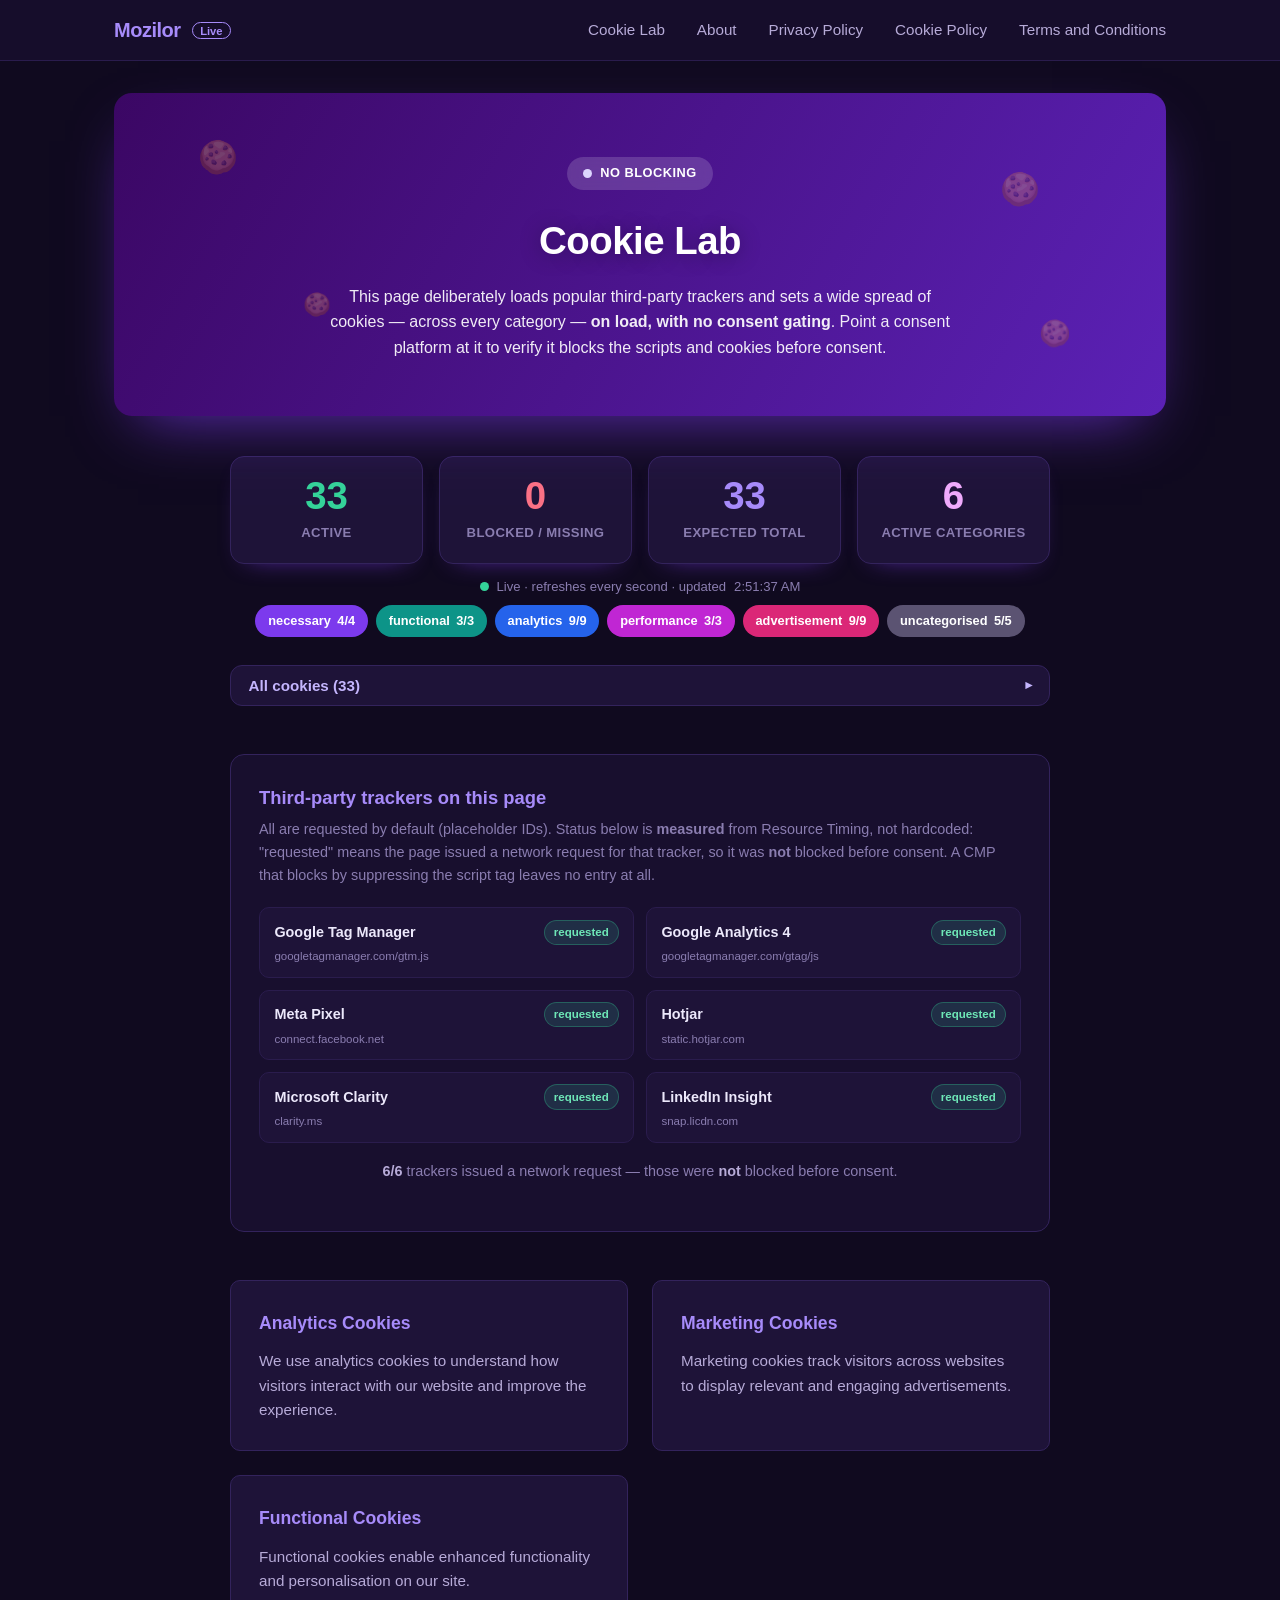
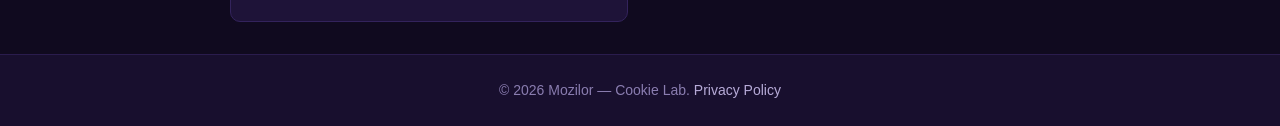
<file: index.html>
<!DOCTYPE html>
<html lang="en">
<head>
  <meta charset="UTF-8" />
  <meta name="viewport" content="width=device-width, initial-scale=1.0" />
  <title>Cookie Lab — Mozilor Live</title>
  <link rel="stylesheet" href="css/style.css" />
<!-- Start cookieyes banner -->
<script id="cookieyes" type="text/javascript" src="https://cdn-cookieyes.com/client_data/2a580c28b7926400613c8dfd31c73acf/script.js"></script>
<!-- End cookieyes banner -->
  <!-- ============================================================
       COOKIE LAB — deliberately cookie- & script-heavy test page.
       Everything here runs BY DEFAULT with NO consent gating, so a
       CMP (e.g. CookieYes) can be layered on top to verify it blocks
       these scripts/cookies before consent. Do NOT add type="text/plain"
       or data-cookieyes here — that would pre-block and defeat the test.
       ============================================================ -->

  <!-- 1) First-party cookies across every category, set synchronously on load. -->
  <script>
    (function () {
      var exp = new Date(Date.now() + 365 * 864e5).toUTCString();
      // name -> CookieYes category (for the live readout below)
      var jar = {
        // Necessary
        'PHPSESSID': 'necessary',
        'csrftoken': 'necessary',
        'XSRF-TOKEN': 'necessary',
        'wordpress_test_cookie': 'necessary',
        // Functional
        'yt-remote-device-id': 'functional',
        'yt-remote-connected-devices': 'functional',
        'wp-wpml_current_language': 'functional',
        // Analytics
        '_ga': 'analytics',
        '_gid': 'analytics',
        '_ga_QSV2L7QZRD': 'analytics',
        '__utma': 'analytics',
        '__utmb': 'analytics',
        '__utmz': 'analytics',
        '_hjSessionUser_1234567': 'analytics',
        '_clck': 'analytics',
        '_clsk': 'analytics',
        // Performance
        '_gat': 'performance',
        '_gat_gtag_UA_000000_1': 'performance',
        'AMP_TOKEN': 'performance',
        // Advertisement
        '_fbp': 'advertisement',
        'fr': 'advertisement',
        '_gcl_au': 'advertisement',
        'IDE': 'advertisement',
        'test_cookie': 'advertisement',
        'MUID': 'advertisement',
        '_ttp': 'advertisement',
        'personalization_id': 'advertisement',
        '_scid': 'advertisement',
        // Uncategorised (invented names, not in any dictionary)
        'qa_uncat_alpha': 'uncategorised',
        'qa_uncat_beta': 'uncategorised',
        'qa_uncat_gamma': 'uncategorised',
        'qa_custom_widget': 'uncategorised',
        'qa_session_flag': 'uncategorised'
      };
      var i = 0;
      for (var name in jar) {
        document.cookie = name + '=qa_test_' + (i++) + '; expires=' + exp + '; path=/; SameSite=Lax';
      }
      window.__cookieCats = jar; // used by the cosmetic readout at the bottom
    })();
  </script>

  <!-- 2) Real third-party trackers, loaded BY DEFAULT (placeholder IDs).
       These are recognisable script URLs that a CMP is expected to auto-block.
       With dummy IDs they no-op functionally but still fire the network
       requests and set their own cookies, which is what we want to test. -->

  <!-- Google Tag Manager -->
  <script>
    (function (w, d, s, l, i) {
      w[l] = w[l] || []; w[l].push({ 'gtm.start': 0, event: 'gtm.js' });
      var f = d.getElementsByTagName(s)[0], j = d.createElement(s);
      j.async = true; j.src = 'https://www.googletagmanager.com/gtm.js?id=' + i;
      f.parentNode.insertBefore(j, f);
    })(window, document, 'script', 'dataLayer', 'GTM-TEST000');
  </script>

  <!-- Google Analytics 4 (gtag.js) -->
  <script async src="https://www.googletagmanager.com/gtag/js?id=G-TEST0000000"></script>
  <script>
    window.dataLayer = window.dataLayer || [];
    function gtag() { dataLayer.push(arguments); }
    gtag('js', new Date());
    gtag('config', 'G-TEST0000000');
  </script>

  <!-- Meta (Facebook) Pixel -->
  <script>
    !function (f, b, e, v, n, t, s) {
      if (f.fbq) return; n = f.fbq = function () {
        n.callMethod ? n.callMethod.apply(n, arguments) : n.queue.push(arguments);
      };
      if (!f._fbq) f._fbq = n; n.push = n; n.loaded = !0; n.version = '2.0';
      n.queue = []; t = b.createElement(e); t.async = !0;
      t.src = v; s = b.getElementsByTagName(e)[0]; s.parentNode.insertBefore(t, s);
    }(window, document, 'script', 'https://connect.facebook.net/en_US/fbevents.js');
    fbq('init', '000000000000000');
    fbq('track', 'PageView');
  </script>

  <!-- Hotjar -->
  <script>
    (function (h, o, t, j, a, r) {
      h.hj = h.hj || function () { (h.hj.q = h.hj.q || []).push(arguments); };
      h._hjSettings = { hjid: 1234567, hjsv: 6 };
      a = o.getElementsByTagName('head')[0];
      r = o.createElement('script'); r.async = 1;
      r.src = t + h._hjSettings.hjid + j + h._hjSettings.hjsv;
      a.appendChild(r);
    })(window, document, 'https://static.hotjar.com/c/hotjar-', '.js?sv=');
  </script>

  <!-- Microsoft Clarity -->
  <script>
    (function (c, l, a, r, i, t, y) {
      c[a] = c[a] || function () { (c[a].q = c[a].q || []).push(arguments); };
      t = l.createElement(r); t.async = 1;
      t.src = 'https://www.clarity.ms/tag/' + i;
      y = l.getElementsByTagName(r)[0]; y.parentNode.insertBefore(t, y);
    })(window, document, 'clarity', 'script', 'test00000');
  </script>

  <!-- LinkedIn Insight Tag -->
  <script>
    _linkedin_partner_id = '0000000';
    window._linkedin_data_partner_ids = window._linkedin_data_partner_ids || [];
    window._linkedin_data_partner_ids.push(_linkedin_partner_id);
  </script>
  <script async src="https://snap.licdn.com/li.lms-analytics/insight.min.js"></script>

  <!-- Flashy, page-scoped styling. Purely cosmetic. Deep violet theme. -->
  <style>
    .fixture-hero {
      position: relative;
      overflow: hidden;
      border-radius: 18px;
      padding: 4rem 1.5rem 3.5rem;
      text-align: center;
      color: #fff;
      background: linear-gradient(120deg, #3b0764, #5b21b6, #7c3aed, #a855f7);
      background-size: 300% 300%;
      animation: gradientShift 12s ease infinite;
      box-shadow: 0 24px 60px -24px rgba(124, 58, 237, 0.75);
    }
    @keyframes gradientShift {
      0%   { background-position: 0% 50%; }
      50%  { background-position: 100% 50%; }
      100% { background-position: 0% 50%; }
    }
    .fixture-hero h1 {
      color: #fff;
      font-size: 2.4rem;
      letter-spacing: -0.5px;
      margin-bottom: 0.75rem;
      text-shadow: 0 2px 20px rgba(0, 0, 0, 0.35);
    }
    .fixture-hero p {
      color: rgba(255, 255, 255, 0.92);
      max-width: 620px;
      margin: 0 auto;
    }
    .badge {
      display: inline-flex;
      align-items: center;
      gap: 0.5rem;
      margin-bottom: 1.25rem;
      padding: 0.4rem 1rem;
      border-radius: 999px;
      background: rgba(255, 255, 255, 0.16);
      backdrop-filter: blur(6px);
      font-size: 0.8rem;
      font-weight: 600;
      letter-spacing: 0.5px;
      text-transform: uppercase;
    }
    .dot {
      width: 9px;
      height: 9px;
      border-radius: 50%;
      background: #ddd6fe;
      box-shadow: 0 0 0 0 rgba(221, 214, 254, 0.7);
      animation: pulse 1.8s infinite;
    }
    @keyframes pulse {
      0%   { box-shadow: 0 0 0 0 rgba(221, 214, 254, 0.7); }
      70%  { box-shadow: 0 0 0 12px rgba(221, 214, 254, 0); }
      100% { box-shadow: 0 0 0 0 rgba(221, 214, 254, 0); }
    }
    .float {
      position: absolute;
      font-size: 2rem;
      opacity: 0.28;
      animation: floaty 9s ease-in-out infinite;
      user-select: none;
    }
    .float:nth-child(1) { top: 12%; left: 8%;  animation-delay: 0s;   }
    .float:nth-child(2) { top: 60%; left: 18%; animation-delay: 1.5s; font-size: 1.4rem; }
    .float:nth-child(3) { top: 22%; right: 12%; animation-delay: 0.8s; }
    .float:nth-child(4) { top: 68%; right: 9%;  animation-delay: 2.2s; font-size: 1.6rem; }
    @keyframes floaty {
      0%, 100% { transform: translateY(0) rotate(0deg); }
      50%      { transform: translateY(-18px) rotate(8deg); }
    }

    /* Live status dashboard */
    .stats {
      display: grid;
      grid-template-columns: repeat(auto-fit, minmax(150px, 1fr));
      gap: 1rem;
      max-width: 820px;
      margin: 2.5rem auto 0.75rem;
    }
    .stat {
      background: var(--surface);
      border: 1px solid var(--border);
      border-radius: 14px;
      padding: 1.25rem 1rem;
      text-align: center;
      box-shadow: 0 10px 26px -18px rgba(124, 58, 237, 0.9);
    }
    .stat .num {
      font-size: 2.4rem;
      font-weight: 800;
      line-height: 1;
      transition: color 0.3s;
    }
    .stat.active .num   { color: var(--ok); }
    .stat.blocked .num  { color: var(--bad); }
    .stat.total .num    { color: var(--violet); }
    .stat.cats .num     { color: #f0abfc; }
    .stat .label {
      margin-top: 0.4rem;
      color: var(--text-faint);
      font-size: 0.82rem;
      font-weight: 600;
      text-transform: uppercase;
      letter-spacing: 0.4px;
    }
    .live-meta {
      display: flex;
      align-items: center;
      justify-content: center;
      gap: 0.5rem;
      color: var(--text-faint);
      font-size: 0.82rem;
      margin-bottom: 0.5rem;
    }
    .live-meta .dot {
      background: var(--ok);
      box-shadow: 0 0 0 0 rgba(52, 211, 153, 0.7);
      animation: pulseOk 1.8s infinite;
    }
    @keyframes pulseOk {
      0%   { box-shadow: 0 0 0 0 rgba(52, 211, 153, 0.7); }
      70%  { box-shadow: 0 0 0 12px rgba(52, 211, 153, 0); }
      100% { box-shadow: 0 0 0 0 rgba(52, 211, 153, 0); }
    }
    .cat-breakdown {
      display: flex;
      flex-wrap: wrap;
      gap: 0.5rem;
      justify-content: center;
      max-width: 820px;
      margin: 0.5rem auto 0;
    }
    .cat-stat {
      display: inline-flex;
      align-items: center;
      gap: 0.4rem;
      padding: 0.35rem 0.8rem;
      border-radius: 999px;
      font-size: 0.8rem;
      font-weight: 600;
      color: #fff;
    }
    /* Category hues — violet family for the site's own cookies, distinct
       accents for the rest so the breakdown stays readable on dark. */
    .cat-stat.necessary,     .chip.necessary     { background: #7c3aed; }
    .cat-stat.functional,    .chip.functional    { background: #0d9488; }
    .cat-stat.analytics,     .chip.analytics     { background: #2563eb; }
    .cat-stat.performance,   .chip.performance   { background: #c026d3; }
    .cat-stat.advertisement, .chip.advertisement { background: #db2777; }
    .cat-stat.uncategorised, .chip.uncategorised { background: #5b5372; }
    .cat-stat .frac { font-weight: 800; }
    .cat-stat.empty { opacity: 0.4; }

    .cookie-list { max-width: 820px; margin: 1.75rem auto 0; }
    .cookie-list-toggle {
      display: flex;
      align-items: center;
      justify-content: space-between;
      width: 100%;
      padding: 0.7rem 1.1rem;
      background: var(--surface);
      border: 1px solid var(--border);
      border-radius: 12px;
      color: var(--violet-soft);
      font-size: 0.95rem;
      font-weight: 700;
      cursor: pointer;
      transition: background 0.2s;
    }
    .cookie-list-toggle:hover { background: var(--surface-2); }
    .cookie-list-toggle .chev { transition: transform 0.25s; font-size: 0.8rem; }
    .cookie-list.collapsed .cookie-list-toggle .chev { transform: rotate(-90deg); }
    .cookie-list.collapsed .chips {
      max-height: 0;
      opacity: 0;
      margin-top: 0;
      pointer-events: none;
      overflow: hidden;
    }
    .chips {
      display: flex;
      flex-wrap: wrap;
      gap: 0.6rem;
      justify-content: center;
      margin: 1rem auto 0;
      max-width: 820px;
      max-height: 1200px;
      opacity: 1;
      overflow: hidden;
      transition: max-height 0.3s ease, opacity 0.25s ease, margin 0.3s ease;
    }
    .chip {
      display: inline-flex;
      align-items: center;
      gap: 0.45rem;
      padding: 0.45rem 0.9rem;
      border-radius: 999px;
      font-size: 0.85rem;
      font-weight: 600;
      color: #fff;
      opacity: 0;
      transform: translateY(8px);
      animation: chipIn 0.45s ease forwards;
      box-shadow: 0 6px 16px -8px rgba(0, 0, 0, 0.6);
    }
    @keyframes chipIn { to { opacity: 1; transform: translateY(0); } }
    .chip .cat { font-weight: 400; opacity: 0.85; font-size: 0.72rem; }

    /* Third-party trackers list */
    .trackers {
      max-width: 820px;
      margin: 3rem auto 0;
      padding: 1.75rem;
      background: var(--bg-elev);
      border: 1px solid var(--border);
      border-radius: 14px;
    }
    .trackers h2 { font-size: 1.15rem; color: var(--violet); margin-bottom: 0.35rem; }
    .trackers > p { color: var(--text-faint); font-size: 0.9rem; margin-bottom: 1.25rem; }
    .tracker-grid {
      display: grid;
      /* 300px min keeps this to two columns inside the 820px panel, so the
         longer tracker names still fit on one line beside their badge. */
      grid-template-columns: repeat(auto-fit, minmax(300px, 1fr));
      gap: 0.75rem;
    }
    /* Two columns, two rows: name + badge on the first row, host URL spanning
       the full width below it. Grid (not flex) so the long unbreakable tracker
       URLs can never push the badge outside the card. */
    .tracker {
      display: grid;
      grid-template-columns: 1fr auto;
      align-items: center;
      column-gap: 0.6rem;
      row-gap: 0.15rem;
      padding: 0.7rem 0.9rem;
      background: var(--surface);
      border: 1px solid var(--border-soft);
      border-radius: 10px;
      font-size: 0.9rem;
      font-weight: 600;
      color: var(--text);
    }
    .tracker .name {
      min-width: 0;
      overflow-wrap: anywhere;
    }
    .tracker .run {
      grid-column: 2;
      grid-row: 1;
      justify-self: end;
      font-size: 0.72rem;
      font-weight: 700;
      padding: 0.15rem 0.55rem;
      border-radius: 999px;
      white-space: nowrap;
      /* Default = pending, until the observer below has actually measured. */
      color: var(--text-faint);
      background: rgba(138, 125, 176, 0.14);
      border: 1px solid rgba(138, 125, 176, 0.3);
    }
    .tracker .run.is-running {
      color: #6ee7b7;
      background: rgba(52, 211, 153, 0.14);
      border-color: rgba(52, 211, 153, 0.3);
    }
    .tracker .run.is-blocked {
      color: #fda4af;
      background: rgba(251, 113, 133, 0.14);
      border-color: rgba(251, 113, 133, 0.35);
    }
    .tracker.blocked { border-color: rgba(251, 113, 133, 0.3); }
    .tracker .host {
      grid-column: 1 / -1;
      grid-row: 2;
      font-weight: 400;
      font-size: 0.72rem;
      color: var(--text-faint);
      overflow-wrap: anywhere;  /* long URLs wrap instead of overflowing */
    }
    .tracker small { display: block; font-weight: 400; color: var(--text-faint); }
    .tracker-summary {
      margin-top: 1.1rem;
      font-size: 0.82rem;
      color: var(--text-faint);
      text-align: center;
    }
    .tracker-summary b { color: var(--text-dim); }

    /* Category explainer cards */
    .cards { max-width: 820px; margin: 0 auto; padding-top: 3rem; }

    /* Responsive (page-scoped) */
    @media (max-width: 768px) {
      .fixture-hero { padding: 3rem 1rem 2.75rem; }
      .fixture-hero h1 { font-size: 2rem; }
    }
    @media (max-width: 560px) {
      .stats { grid-template-columns: repeat(2, 1fr); gap: 0.75rem; }
      .stat { padding: 1rem 0.75rem; }
      .stat .num { font-size: 1.9rem; }
      .fixture-hero { padding: 2.5rem 1rem 2.25rem; }
      .fixture-hero h1 { font-size: 1.7rem; }
      .live-meta { font-size: 0.75rem; }
      .trackers, .stats, .cat-breakdown, .cookie-list { padding-left: 0; padding-right: 0; }
      .trackers { padding: 1.25rem; }
    }
  </style>
</head>
<body>
  <header>
    <nav>
      <span class="logo">Mozilor <span class="env-tag">Live</span></span>
      <ul>
        <li><a href="index.html">Cookie Lab</a></li>
        <li><a href="about.html">About</a></li>
        <li><a href="privacy-policy.html">Privacy Policy</a></li>
        <li><a href="cookie-policy.html">Cookie Policy</a></li>
        <li><a href="terms-and-conditions.html">Terms and Conditions</a></li>
      </ul>
    </nav>
  </header>

  <main>
    <section class="fixture-hero">
      <span class="float">🍪</span>
      <span class="float">🍪</span>
      <span class="float">🍪</span>
      <span class="float">🍪</span>
      <span class="badge"><span class="dot"></span> No blocking</span>
      <h1>Cookie Lab</h1>
      <p>
        This page deliberately loads popular third-party trackers and sets a wide
        spread of cookies — across every category — <strong>on load, with no consent
        gating</strong>. Point a consent platform at it to verify it blocks the
        scripts and cookies before consent.
      </p>
    </section>

    <div class="stats">
      <div class="stat active">
        <div class="num" id="stat-active">0</div>
        <div class="label">Active</div>
      </div>
      <div class="stat blocked">
        <div class="num" id="stat-blocked">0</div>
        <div class="label">Blocked / missing</div>
      </div>
      <div class="stat total">
        <div class="num" id="stat-total">0</div>
        <div class="label">Expected total</div>
      </div>
      <div class="stat cats">
        <div class="num" id="stat-cats">0</div>
        <div class="label">Active categories</div>
      </div>
    </div>

    <div class="live-meta"><span class="dot"></span> Live · refreshes every second · updated <span id="updated">—</span></div>

    <div class="cat-breakdown" id="cat-breakdown"></div>

    <div class="cookie-list collapsed" id="cookie-list">
      <button class="cookie-list-toggle" id="chips-toggle" aria-expanded="false" aria-controls="cookie-chips">
        <span>All cookies (<span id="chips-count">0</span>)</span>
        <span class="chev">▾</span>
      </button>
      <div class="chips" id="cookie-chips"></div>
    </div>

    <section class="trackers">
      <h2>Third-party trackers on this page</h2>
      <p>
        All are requested by default (placeholder IDs). Status below is <strong>measured</strong>
        from Resource Timing, not hardcoded: "requested" means the page issued a network
        request for that tracker, so it was <strong>not</strong> blocked before consent.
        A CMP that blocks by suppressing the script tag leaves no entry at all.
      </p>
      <!-- data-match: substrings tested against each resource entry's URL. -->
      <div class="tracker-grid" id="tracker-grid">
        <div class="tracker" data-match="googletagmanager.com/gtm.js">
          <span class="name">Google Tag Manager</span>
          <span class="host">googletagmanager.com/gtm.js</span>
          <span class="run">checking…</span>
        </div>
        <div class="tracker" data-match="googletagmanager.com/gtag/js">
          <span class="name">Google Analytics 4</span>
          <span class="host">googletagmanager.com/gtag/js</span>
          <span class="run">checking…</span>
        </div>
        <div class="tracker" data-match="connect.facebook.net">
          <span class="name">Meta Pixel</span>
          <span class="host">connect.facebook.net</span>
          <span class="run">checking…</span>
        </div>
        <div class="tracker" data-match="static.hotjar.com|hotjar.io">
          <span class="name">Hotjar</span>
          <span class="host">static.hotjar.com</span>
          <span class="run">checking…</span>
        </div>
        <div class="tracker" data-match="clarity.ms">
          <span class="name">Microsoft Clarity</span>
          <span class="host">clarity.ms</span>
          <span class="run">checking…</span>
        </div>
        <div class="tracker" data-match="licdn.com">
          <span class="name">LinkedIn Insight</span>
          <span class="host">snap.licdn.com</span>
          <span class="run">checking…</span>
        </div>
      </div>
      <p class="tracker-summary" id="tracker-summary"></p>
    </section>

    <section class="cards">
      <div class="card">
        <h2>Analytics Cookies</h2>
        <p>We use analytics cookies to understand how visitors interact with our website and improve the experience.</p>
      </div>
      <div class="card">
        <h2>Marketing Cookies</h2>
        <p>Marketing cookies track visitors across websites to display relevant and engaging advertisements.</p>
      </div>
      <div class="card">
        <h2>Functional Cookies</h2>
        <p>Functional cookies enable enhanced functionality and personalisation on our site.</p>
      </div>
    </section>
  </main>

  <footer>
    <p>&copy; 2026 Mozilor — Cookie Lab. <a href="privacy-policy.html">Privacy Policy</a></p>
  </footer>

  <!-- Live observer: polls document.cookie every second and reports status.
       READS only — it never sets, changes, or removes a cookie. As a CMP blocks
       or clears cookies, Active drops and Blocked rises here in real time. -->
  <script>
    (function () {
      var catalog = window.__cookieCats || {};
      var expectedNames = Object.keys(catalog);
      var ORDER = ['necessary', 'functional', 'analytics', 'performance', 'advertisement', 'uncategorised'];

      var els = {
        active: document.getElementById('stat-active'),
        blocked: document.getElementById('stat-blocked'),
        total: document.getElementById('stat-total'),
        cats: document.getElementById('stat-cats'),
        updated: document.getElementById('updated'),
        breakdown: document.getElementById('cat-breakdown'),
        chips: document.getElementById('cookie-chips'),
        chipsCount: document.getElementById('chips-count')
      };
      els.total.textContent = expectedNames.length;

      var prevSig = null; // only re-render chips when the cookie set changes

      function readPresent() {
        return document.cookie
          .split(';')
          .map(function (c) { return c.trim().split('=')[0]; })
          .filter(Boolean);
      }

      function refresh() {
        var present = readPresent();
        var presentSet = {};
        present.forEach(function (n) { presentSet[n] = true; });

        var activeExpected = expectedNames.filter(function (n) { return presentSet[n]; });
        var blocked = expectedNames.length - activeExpected.length;

        var expByCat = {}, actByCat = {};
        ORDER.forEach(function (c) { expByCat[c] = 0; actByCat[c] = 0; });
        expectedNames.forEach(function (n) {
          var c = catalog[n] || 'uncategorised';
          expByCat[c]++;
          if (presentSet[n]) actByCat[c]++;
        });
        var activeCats = ORDER.filter(function (c) { return actByCat[c] > 0; }).length;

        els.active.textContent = activeExpected.length;
        els.blocked.textContent = blocked;
        els.cats.textContent = activeCats;
        els.updated.textContent = new Date().toLocaleTimeString();

        els.breakdown.innerHTML = '';
        ORDER.forEach(function (c) {
          if (!expByCat[c]) return;
          var b = document.createElement('span');
          b.className = 'cat-stat ' + c + (actByCat[c] === 0 ? ' empty' : '');
          b.innerHTML = c + ' <span class="frac">' + actByCat[c] + '/' + expByCat[c] + '</span>';
          els.breakdown.appendChild(b);
        });

        els.chipsCount.textContent = present.length;

        // Re-render chips only when the present set actually changes (avoids flicker).
        var sig = present.slice().sort().join('|');
        if (sig !== prevSig) {
          prevSig = sig;
          els.chips.innerHTML = '';
          present.forEach(function (name, i) {
            var cat = catalog[name] || 'uncategorised';
            var chip = document.createElement('span');
            chip.className = 'chip ' + cat;
            chip.style.animationDelay = (i * 0.03) + 's';
            chip.innerHTML = name + ' <span class="cat">' + cat + '</span>';
            els.chips.appendChild(chip);
          });
        }
      }

      refresh();
      setInterval(refresh, 1000);
    })();
  </script>

  <!-- Collapse / expand the cookie chip list. -->
  <script>
    (function () {
      var list = document.getElementById('cookie-list');
      var btn = document.getElementById('chips-toggle');
      btn.addEventListener('click', function () {
        var collapsed = list.classList.toggle('collapsed');
        btn.setAttribute('aria-expanded', String(!collapsed));
      });
    })();
  </script>

  <!-- Tracker status, MEASURED rather than asserted. Resource Timing lists every
       request the page actually made, including cross-origin ones, so a tracker
       that a CMP blocked leaves no entry. Requests can be issued late (a tracker
       loading a second file, or firing after consent), so this keeps polling. -->
  <script>
    (function () {
      var rows = [].slice.call(document.querySelectorAll('#tracker-grid .tracker'));
      var summary = document.getElementById('tracker-summary');

      function requested(patterns) {
        if (!window.performance || !performance.getEntriesByType) return null;
        var urls = performance.getEntriesByType('resource').map(function (e) { return e.name; });
        for (var i = 0; i < patterns.length; i++) {
          for (var j = 0; j < urls.length; j++) {
            if (urls[j].indexOf(patterns[i]) !== -1) return true;
          }
        }
        return false;
      }

      function refresh() {
        var running = 0;
        rows.forEach(function (row) {
          var badge = row.querySelector('.run');
          var hit = requested(row.getAttribute('data-match').split('|'));

          if (hit === null) {           // Resource Timing unavailable
            badge.textContent = 'unknown';
            return;
          }
          if (hit) {
            running++;
            badge.textContent = 'requested';
            badge.className = 'run is-running';
            row.classList.remove('blocked');
          } else {
            badge.textContent = 'no request';
            badge.className = 'run is-blocked';
            row.classList.add('blocked');
          }
        });

        summary.innerHTML = '<b>' + running + '/' + rows.length + '</b> trackers issued a network request' +
          (running ? ' — those were <b>not</b> blocked before consent.' : ' — all blocked.');
      }

      refresh();
      setInterval(refresh, 1000);
    })();
  </script>
</body>
</html>
</file>
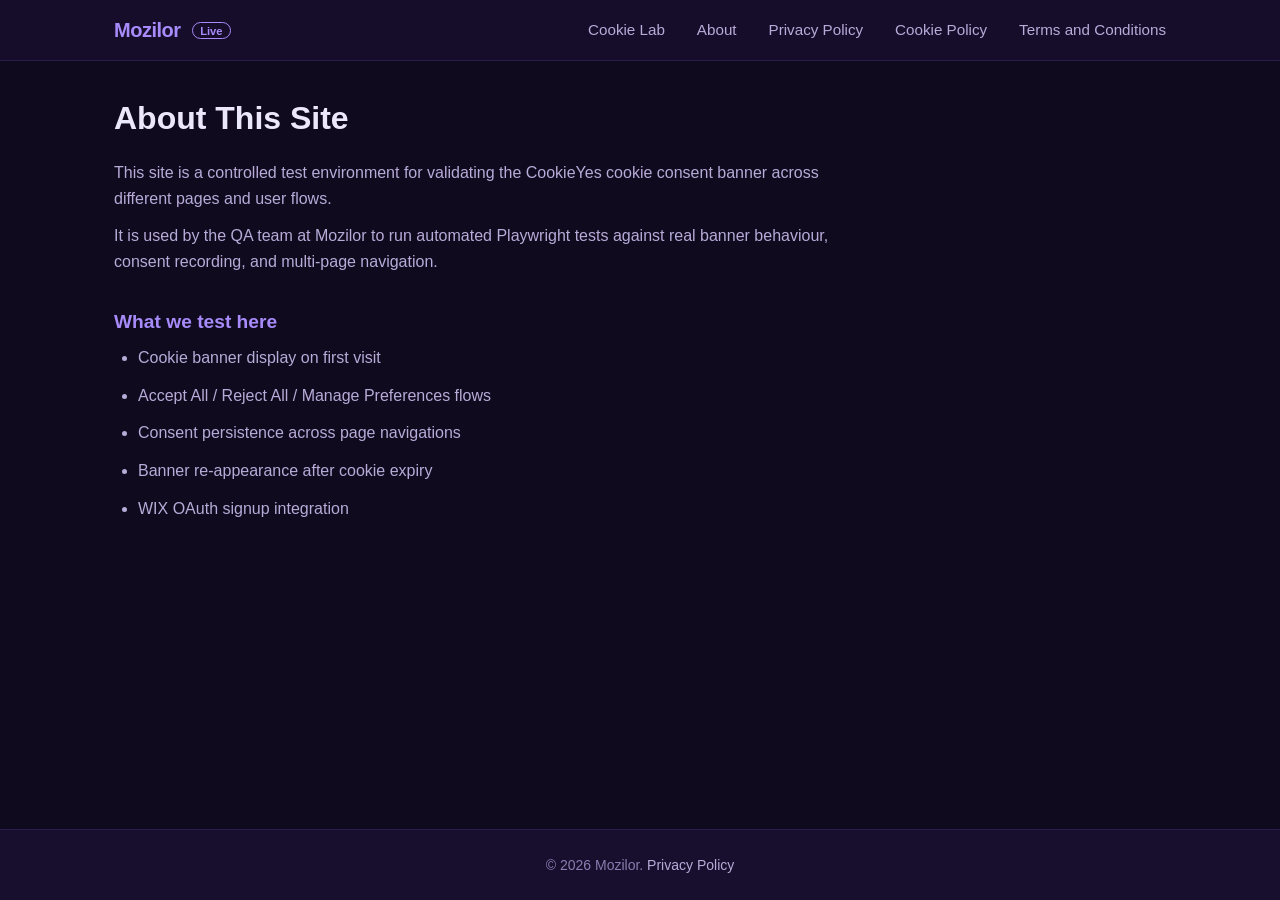
<file: about.html>
<!DOCTYPE html>
<html lang="en">
<head>
  <meta charset="UTF-8" />
  <meta name="viewport" content="width=device-width, initial-scale=1.0" />
  <title>About — Mozilor Live</title>
  <link rel="stylesheet" href="css/style.css" />
</head>
<body>
  <header>
    <nav>
      <span class="logo">Mozilor <span class="env-tag">Live</span></span>
      <ul>
        <li><a href="index.html">Cookie Lab</a></li>
        <li><a href="about.html">About</a></li>
        <li><a href="privacy-policy.html">Privacy Policy</a></li>
        <li><a href="cookie-policy.html">Cookie Policy</a></li>
        <li><a href="terms-and-conditions.html">Terms and Conditions</a></li>
      </ul>
    </nav>
  </header>

  <main>
    <section class="page-content">
      <h1>About This Site</h1>
      <p>This site is a controlled test environment for validating the CookieYes cookie consent banner across different pages and user flows.</p>
      <p>It is used by the QA team at Mozilor to run automated Playwright tests against real banner behaviour, consent recording, and multi-page navigation.</p>

      <h2>What we test here</h2>
      <ul>
        <li>Cookie banner display on first visit</li>
        <li>Accept All / Reject All / Manage Preferences flows</li>
        <li>Consent persistence across page navigations</li>
        <li>Banner re-appearance after cookie expiry</li>
        <li>WIX OAuth signup integration</li>
      </ul>
    </section>
  </main>

  <footer>
    <p>&copy; 2026 Mozilor. <a href="privacy-policy.html">Privacy Policy</a></p>
  </footer>
</body>
</html>
</file>
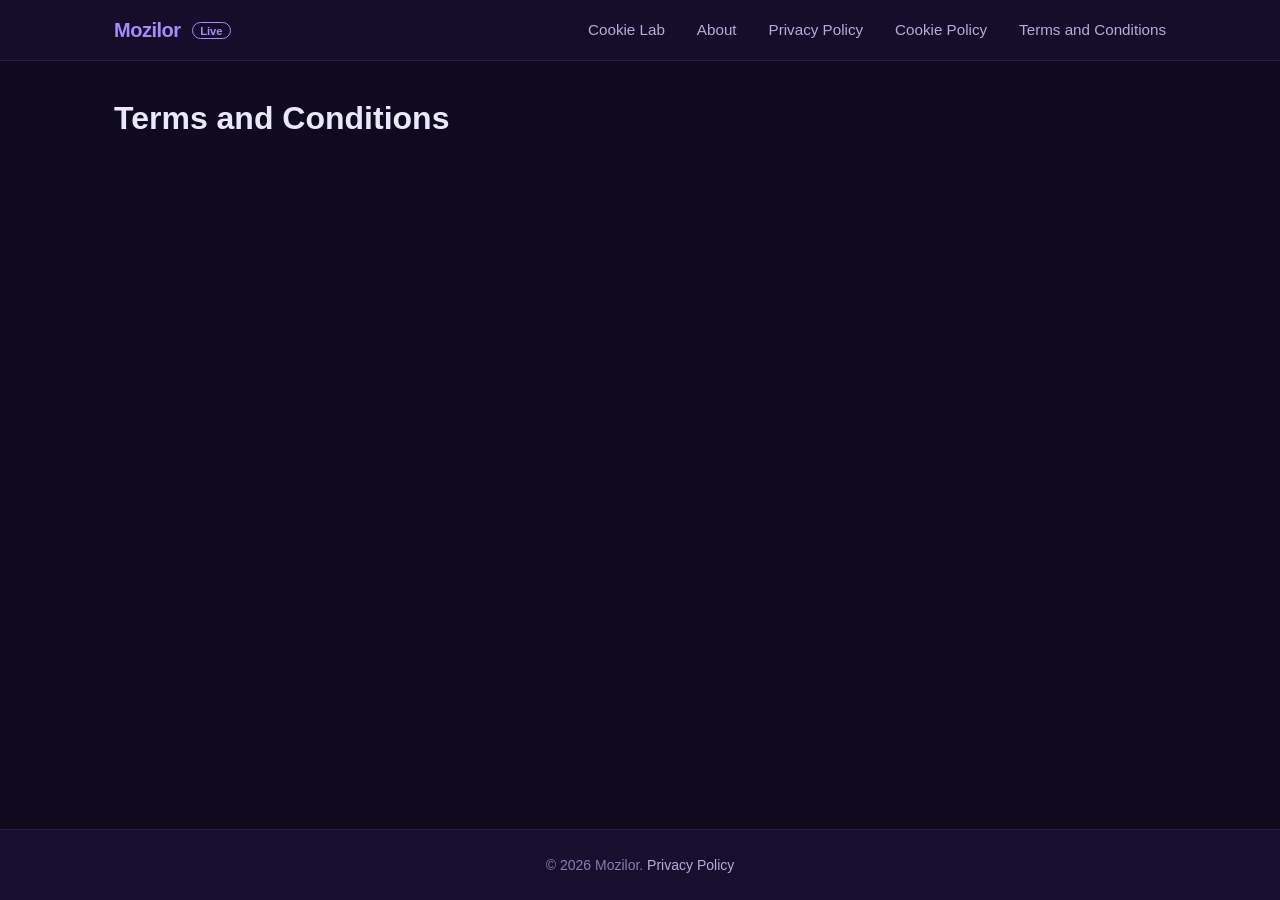
<file: terms-and-conditions.html>
<!DOCTYPE html>
<html lang="en">
<head>

  <meta charset="UTF-8" />
  <meta name="viewport" content="width=device-width, initial-scale=1.0" />
  <title>Terms and Conditions — Mozilor Live</title>
  <link rel="stylesheet" href="css/style.css" />
</head>
<body>
  <header>
    <nav>
      <span class="logo">Mozilor <span class="env-tag">Live</span></span>
      <ul>
        <li><a href="index.html">Cookie Lab</a></li>
        <li><a href="about.html">About</a></li>
        <li><a href="privacy-policy.html">Privacy Policy</a></li>
        <li><a href="cookie-policy.html">Cookie Policy</a></li>
        <li><a href="terms-and-conditions.html">Terms and Conditions</a></li>
      </ul>
    </nav>
  </header>

  <main>
    <section class="page-content">
      <h1>Terms and Conditions</h1>
    </section>
  </main>

  <footer>
    <p>&copy; 2026 Mozilor. <a href="privacy-policy.html">Privacy Policy</a></p>
  </footer>
</body>
</html>
</file>
<file: css/style.css>
:root {
  /* Deep violet palette */
  --bg: #100a1f;
  --bg-elev: #180f2e;
  --surface: #1e1338;
  --surface-2: #251845;
  --border: #33235c;
  --border-soft: #2a1c4d;

  --violet: #a78bfa;
  --violet-strong: #8b5cf6;
  --violet-deep: #6d28d9;
  --violet-soft: #c4b5fd;

  --text: #ece8fb;
  --text-dim: #b7abd8;
  --text-faint: #8a7db0;

  --ok: #34d399;
  --bad: #fb7185;
}

*, *::before, *::after {
  box-sizing: border-box;
  margin: 0;
  padding: 0;
}

body {
  font-family: -apple-system, BlinkMacSystemFont, "Segoe UI", Roboto, sans-serif;
  color: var(--text);
  background: var(--bg);
  line-height: 1.6;
  display: flex;
  flex-direction: column;
  min-height: 100vh;
}

/* ── Header / Nav ── */
header {
  background: rgba(24, 15, 46, 0.85);
  backdrop-filter: blur(10px);
  border-bottom: 1px solid var(--border-soft);
  position: sticky;
  top: 0;
  z-index: 100;
}

nav {
  max-width: 1100px;
  margin: 0 auto;
  padding: 0 1.5rem;
  height: 60px;
  display: flex;
  align-items: center;
  justify-content: space-between;
}

.logo {
  font-size: 1.25rem;
  font-weight: 700;
  color: var(--violet);
  letter-spacing: -0.5px;
}

nav ul {
  list-style: none;
  display: flex;
  gap: 2rem;
}

nav a {
  text-decoration: none;
  color: var(--text-dim);
  font-size: 0.95rem;
  transition: color 0.2s;
}

nav a:hover {
  color: var(--violet-soft);
}

/* ── Main ── */
main {
  flex: 1;
  max-width: 1100px;
  margin: 0 auto;
  padding: 2rem 1.5rem;
  width: 100%;
}

/* ── Hero ── */
.hero {
  text-align: center;
  padding: 4rem 1rem;
}

.hero h1 {
  font-size: 2.25rem;
  font-weight: 800;
  color: var(--text);
  margin-bottom: 1rem;
}

.hero p {
  font-size: 1.1rem;
  color: var(--text-dim);
  max-width: 560px;
  margin: 0 auto 2rem;
}

.btn {
  display: inline-block;
  background: var(--violet-strong);
  color: #fff;
  padding: 0.75rem 2rem;
  border-radius: 6px;
  text-decoration: none;
  font-weight: 600;
  transition: background 0.2s, box-shadow 0.2s;
  box-shadow: 0 10px 24px -14px rgba(139, 92, 246, 0.9);
}

.btn:hover {
  background: #7c3aed;
  box-shadow: 0 12px 28px -12px rgba(139, 92, 246, 1);
}

/* ── Cards ── */
.cards {
  display: grid;
  grid-template-columns: repeat(auto-fit, minmax(280px, 1fr));
  gap: 1.5rem;
  padding-top: 2rem;
}

.card {
  background: var(--surface);
  border: 1px solid var(--border);
  border-radius: 10px;
  padding: 1.75rem;
}

.card h2 {
  font-size: 1.1rem;
  font-weight: 700;
  margin-bottom: 0.75rem;
  color: var(--violet);
}

.card p {
  color: var(--text-dim);
  font-size: 0.95rem;
}

/* ── Page content (about / privacy) ── */
.page-content {
  max-width: 720px;
}

.page-content h1 {
  font-size: 2rem;
  font-weight: 800;
  margin-bottom: 1rem;
}

.page-content h2 {
  font-size: 1.2rem;
  font-weight: 700;
  margin: 2rem 0 0.5rem;
  color: var(--violet);
}

.page-content p,
.page-content li {
  color: var(--text-dim);
  margin-bottom: 0.75rem;
}

.page-content strong {
  color: var(--text);
}

.page-content ul {
  padding-left: 1.5rem;
}

.page-content a {
  color: var(--violet-soft);
}

/* ── Footer ── */
footer {
  text-align: center;
  padding: 1.5rem;
  font-size: 0.875rem;
  color: var(--text-faint);
  border-top: 1px solid var(--border-soft);
  background: var(--bg-elev);
}

footer a {
  color: var(--text-dim);
  text-decoration: none;
}

footer a:hover {
  color: var(--violet-soft);
}

/* ── Responsive ── */

/* Tablet */
@media (max-width: 768px) {
  nav { padding: 0 1rem; gap: 1rem; }
  nav ul { gap: 1.25rem; }
  .hero { padding: 3rem 1rem; }
  .hero h1 { font-size: 2rem; }
  main { padding: 1.75rem 1rem; }
}

/* Mobile */
@media (max-width: 560px) {
  nav {
    flex-direction: column;
    height: auto;
    padding: 0.75rem 1rem;
    gap: 0.6rem;
  }
  nav ul {
    flex-wrap: wrap;
    justify-content: center;
    gap: 0.5rem 1.1rem;
  }
  .hero { padding: 2.5rem 0.5rem; }
  .hero h1 { font-size: 1.65rem; }
  .hero p { font-size: 1rem; }
  .btn { padding: 0.7rem 1.5rem; }
  .cards { gap: 1rem; }
  .card { padding: 1.35rem; }
  .page-content h1 { font-size: 1.6rem; }
}

.env-tag {
  margin-left: 0.4rem;
  padding: 0.1rem 0.45rem;
  border: 1px solid var(--violet);
  border-radius: 999px;
  font-size: 0.7rem;
  font-weight: 600;
  letter-spacing: 0;
  vertical-align: middle;
}
</file>
